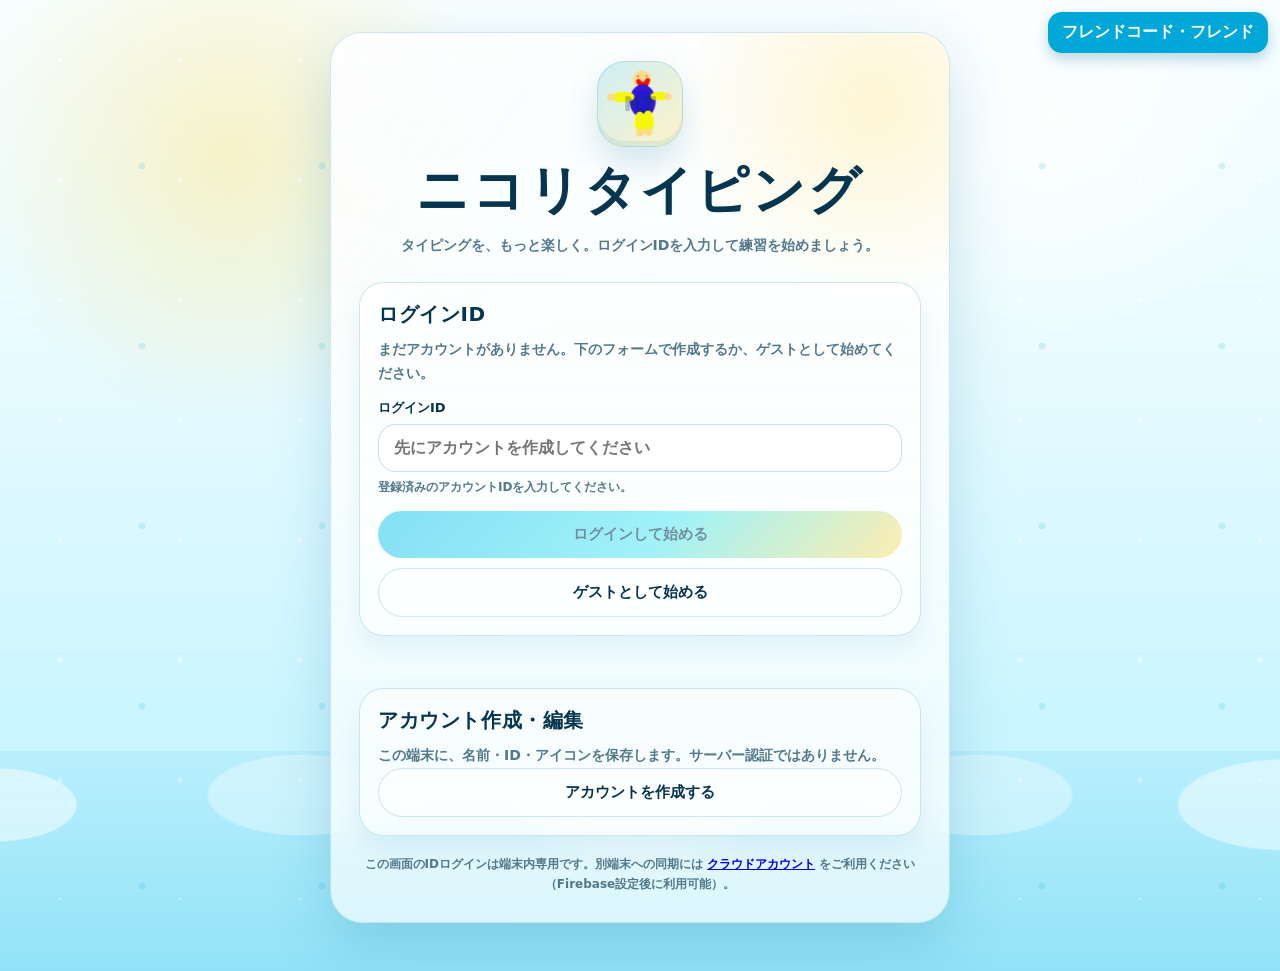
<file: login.html>
<!DOCTYPE html>
<html lang="ja">
<head>
  <meta charset="UTF-8" />
  <meta name="viewport" content="width=device-width, initial-scale=1.0" />
  <title>ログイン - ニコリタイピング</title>
  <style>
    :root {
      --bg: #e8fbff;
      --bg2: #b6f2ff;
      --blue: #00a8d8;
      --blue2: #23c7ec;
      --aqua: #58e6f2;
      --yellow: #ffe06e;
      --navy: #06354f;
      --muted: #52788a;
      --line: rgba(0, 118, 165, .18);
      --white: rgba(255,255,255,.76);
      --shadow: 0 22px 60px rgba(0, 100, 145, .18);
      --danger: #ff5d73;
      --good: #16a66f;
    }

    * {
      box-sizing: border-box;
    }

    html,
    body {
      margin: 0;
      min-height: 100%;
      font-family: "Yu Gothic", "Hiragino Kaku Gothic ProN", Meiryo, system-ui, sans-serif;
      color: var(--navy);
      background:
        radial-gradient(circle at 18% 16%, rgba(255, 224, 110, .38), transparent 20%),
        radial-gradient(circle at 82% 12%, rgba(255,255,255,.85), transparent 18%),
        linear-gradient(180deg, #f7feff 0%, var(--bg) 36%, var(--bg2) 100%);
      overflow-x: hidden;
    }

    body::before {
      content: "";
      position: fixed;
      inset: 0;
      z-index: 0;
      pointer-events: none;
      background-image:
        radial-gradient(circle, rgba(255,255,255,.95) 0 2px, transparent 2.7px),
        radial-gradient(circle, rgba(0,168,216,.24) 0 3px, transparent 3.8px);
      background-size: 120px 120px, 180px 180px;
      background-position: 0 0, 52px 76px;
      animation: bubbles 26s linear infinite;
      opacity: .58;
    }

    body::after {
      content: "";
      position: fixed;
      left: -10%;
      right: -10%;
      bottom: -96px;
      height: 245px;
      z-index: 0;
      pointer-events: none;
      opacity: .9;
      background:
        radial-gradient(130px 58px at 8% 22%, rgba(255,255,255,.54) 0 62%, transparent 64%),
        radial-gradient(150px 64px at 28% 18%, rgba(255,255,255,.38) 0 62%, transparent 64%),
        radial-gradient(160px 68px at 50% 22%, rgba(255,255,255,.48) 0 62%, transparent 64%),
        radial-gradient(150px 64px at 72% 18%, rgba(255,255,255,.38) 0 62%, transparent 64%),
        radial-gradient(170px 72px at 92% 22%, rgba(255,255,255,.50) 0 62%, transparent 64%),
        linear-gradient(180deg, rgba(0,168,216,.08), rgba(0,168,216,.24));
      animation: wave 8s ease-in-out infinite alternate;
    }

    @keyframes bubbles {
      from { transform: translateY(0); }
      to { transform: translateY(120px); }
    }

    @keyframes wave {
      from { transform: translateX(-18px) translateY(0); }
      to { transform: translateX(18px) translateY(-8px); }
    }

    .app {
      position: relative;
      z-index: 1;
      width: min(620px, calc(100% - 28px));
      min-height: 100vh;
      margin: 0 auto;
      display: grid;
      align-items: center;
      padding: 32px 0 48px;
    }

    .card {
      position: relative;
      overflow: hidden;
      padding: 28px;
      border: 1px solid var(--line);
      border-radius: 32px;
      background:
        linear-gradient(180deg, rgba(255,255,255,.88), rgba(255,255,255,.64)),
        radial-gradient(circle at 18% 0%, rgba(0,168,216,.14), transparent 34%);
      box-shadow: var(--shadow);
      backdrop-filter: blur(18px);
    }

    .card::before {
      content: "";
      position: absolute;
      inset: 0;
      pointer-events: none;
      background:
        linear-gradient(135deg, rgba(255,255,255,.45), transparent 28%),
        radial-gradient(circle at 88% 8%, rgba(255,224,110,.30), transparent 20%);
    }

    .card > * {
      position: relative;
      z-index: 1;
    }

    .title-area {
      text-align: center;
      margin-bottom: 24px;
    }

    .brand-icon {
      width: 86px;
      height: 86px;
      margin: 0 auto 14px;
      display: grid;
      place-items: center;
      border-radius: 28px;
      border: 1px solid rgba(0, 140, 190, .20);
      background:
        url("./ニコリヒト.png") center / 80% no-repeat,
        linear-gradient(135deg, rgba(0,168,216,.18), rgba(255,224,110,.38));
      box-shadow:
        inset 0 -5px 0 rgba(0,120,170,.08),
        0 16px 32px rgba(0,100,145,.16);
    }

    .brand-icon::after {
      content: "NT";
      color: rgba(6,53,79,.28);
      font-weight: 1000;
      font-size: 20px;
      letter-spacing: .06em;
    }

    h1 {
      margin: 0;
      font-size: clamp(32px, 7vw, 52px);
      letter-spacing: .06em;
      line-height: 1.15;
    }

    .lead {
      margin: 12px auto 0;
      color: var(--muted);
      font-weight: 800;
      line-height: 1.8;
    }

    h2 {
      margin: 0 0 10px;
      font-size: 20px;
      letter-spacing: .03em;
    }

    .box {
      padding: 18px;
      border-radius: 24px;
      border: 1px solid var(--line);
      background: rgba(255,255,255,.56);
      box-shadow: 0 12px 26px rgba(0, 100, 145, .08);
    }

    .box + .box,
    .box + .error,
    .error + .box,
    .status + .box {
      margin-top: 16px;
    }

    p {
      margin: 0;
      color: var(--muted);
      line-height: 1.7;
      font-size: 14px;
      font-weight: 700;
    }

    label {
      display: block;
      margin: 13px 0 7px;
      color: var(--navy);
      font-size: 13px;
      font-weight: 900;
    }

    input {
      width: 100%;
      border: 1px solid rgba(0, 118, 165, .22);
      border-radius: 18px;
      background: rgba(255,255,255,.78);
      color: var(--navy);
      padding: 14px 15px;
      font-size: 16px;
      font-weight: 800;
      outline: none;
      box-shadow: inset 0 0 0 999px transparent;
      transition: border-color .16s ease, box-shadow .16s ease, background .16s ease;
    }

    input:focus {
      border-color: rgba(0, 168, 216, .70);
      background: #fff;
      box-shadow: 0 0 0 4px rgba(0, 168, 216, .12);
    }

    .hint {
      margin-top: 6px;
      color: var(--muted);
      font-size: 12px;
      line-height: 1.6;
      font-weight: 700;
    }

    .split {
      display: grid;
      grid-template-columns: 1fr 1fr;
      gap: 10px;
    }

    .input-row {
      display: grid;
      grid-template-columns: 110px 1fr;
      gap: 12px;
      align-items: end;
    }

    .actions {
      display: grid;
      gap: 10px;
      margin-top: 14px;
    }

    button,
    .button-link {
      width: 100%;
      border: 0;
      border-radius: 999px;
      padding: 14px 18px;
      color: var(--navy);
      background: linear-gradient(135deg, var(--blue2) 0%, var(--aqua) 54%, var(--yellow) 100%);
      font-family: inherit;
      font-size: 15px;
      font-weight: 1000;
      text-align: center;
      text-decoration: none;
      cursor: pointer;
      box-shadow: 0 13px 26px rgba(0, 122, 170, .20);
      transition: transform .15s ease, filter .15s ease, box-shadow .15s ease;
    }

    button:hover,
    .button-link:hover {
      transform: translateY(-2px);
      filter: brightness(1.03);
      box-shadow: 0 18px 34px rgba(0, 122, 170, .24);
    }

    button.secondary,
    .button-link.secondary {
      background: rgba(255,255,255,.68);
      border: 1px solid rgba(0, 118, 165, .18);
      box-shadow: none;
    }

    button.danger {
      color: #fff;
      background: linear-gradient(135deg, var(--danger), #ff90a1);
      box-shadow: 0 12px 24px rgba(255, 93, 115, .18);
    }

    button:disabled {
      opacity: .55;
      cursor: not-allowed;
      transform: none;
      filter: none;
      box-shadow: none;
    }

    .quick-icons {
      display: grid;
      grid-template-columns: repeat(6, 1fr);
      gap: 8px;
      margin-top: 10px;
    }

    .quick-icons button {
      min-height: 45px;
      padding: 8px 0;
      border-radius: 16px;
      font-size: 20px;
      background: rgba(255,255,255,.65);
      box-shadow: none;
    }

    .create-form-wrap {
      display: none;
      margin-top: 14px;
    }

    .create-form-wrap.open {
      display: block;
    }

    .error {
      display: none;
      padding: 12px 14px;
      border-radius: 18px;
      color: #9f2035;
      background: rgba(255, 93, 115, .12);
      border: 1px solid rgba(255, 93, 115, .22);
      font-size: 13px;
      font-weight: 900;
      line-height: 1.7;
    }

    .error.show {
      display: block;
    }

    .status {
      min-height: 24px;
      margin-top: 12px;
      color: var(--good);
      font-size: 13px;
      font-weight: 900;
      line-height: 1.6;
    }

    .footer-note {
      margin: 18px 0 0;
      text-align: center;
      color: var(--muted);
      font-size: 12px;
      line-height: 1.7;
      font-weight: 700;
    }

    @media (max-width: 560px) {
      .app {
        width: min(100% - 18px, 620px);
        align-items: start;
        padding-top: 14px;
      }

      .card {
        padding: 18px;
        border-radius: 26px;
      }

      .input-row,
      .split {
        grid-template-columns: 1fr;
      }

      .quick-icons {
        grid-template-columns: repeat(3, 1fr);
      }
    }
  </style>
</head>
<body>
  <a href="./friends.html" style="position:fixed;right:12px;top:12px;z-index:1000;padding:10px 14px;background:#00a8d8;color:#fff;border-radius:14px;text-decoration:none;box-shadow:0 6px 14px #00649144;font-weight:bold">フレンドコード・フレンド</a>
  <main class="app">
    <section class="card" aria-label="ログイン">
      <div class="title-area">
        <div class="brand-icon" aria-hidden="true"></div>
        <h1>ニコリタイピング</h1>
        <p class="lead">タイピングを、もっと楽しく。ログインIDを入力して練習を始めましょう。</p>
      </div>

      <div class="box">
        <h2>ログインID</h2>
        <p id="existingAccountText">アカウント情報を確認しています。</p>

        <label for="loginIdInput">ログインID</label>
        <input id="loginIdInput" maxlength="24" autocomplete="username" placeholder="アカウントIDを入力" />
        <div class="hint">登録済みのアカウントIDを入力してください。</div>

        <div class="actions">
          <button type="button" id="loginBtn">ログインして始める</button>
          <button type="button" class="secondary" id="guestLoginBtn">ゲストとして始める</button>
        </div>
      </div>

      <div class="error" id="errorBox"></div>
      <div class="status" id="statusText"></div>

      <div class="box">
        <h2>アカウント作成・編集</h2>
        <p>この端末に、名前・ID・アイコンを保存します。サーバー認証ではありません。</p>

        <button type="button" class="secondary" id="openCreateFormBtn">アカウントを作成する</button>

        <div class="create-form-wrap" id="createFormWrap">
          <form id="accountForm">
            <div class="input-row">
              <div>
                <label for="emojiInput">アイコン</label>
                <input id="emojiInput" maxlength="4" autocomplete="off" placeholder="例：⌨️" />
              </div>
              <div>
                <label for="nameInput">名前</label>
                <input id="nameInput" maxlength="20" autocomplete="nickname" placeholder="例：こっぴー" />
              </div>
            </div>

            <div class="quick-icons" aria-label="アイコン候補">
              <button type="button" data-emoji="⌨️">⌨️</button>
              <button type="button" data-emoji="🌊">🌊</button>
              <button type="button" data-emoji="💻">💻</button>
              <button type="button" data-emoji="⭐">⭐</button>
              <button type="button" data-emoji="🚀">🚀</button>
              <button type="button" data-emoji="🐬">🐬</button>
            </div>

            <label for="idInput">アカウントID</label>
            <input id="idInput" maxlength="24" autocomplete="username" placeholder="例：koppy001" />
            <div class="hint">使える文字：英小文字・数字・ハイフン・アンダーバー。大文字や記号は自動整形します。</div>

            <div class="actions">
              <button type="submit">保存してタイピングへ</button>
              <div class="split">
                <button type="button" class="secondary" id="saveOnlyBtn">保存だけする</button>
                <button type="button" class="secondary" id="generateIdBtn">ID自動生成</button>
              </div>
              <div class="split">
                <a class="button-link secondary" href="./index.html">タイピングへ戻る</a>
                <button type="button" class="danger" id="resetAccountBtn">アカウントをリセット</button>
              </div>
            </div>
          </form>
        </div>
      </div>

      <p class="footer-note">この画面のIDログインは端末内専用です。別端末への同期には <a href="./firebase-account.html">クラウドアカウント</a> をご利用ください（Firebase設定後に利用可能）。</p>
    </section>
  </main>

  <script>
    "use strict";

    const ACCOUNT_KEY = "typingAcademiaAccount";
    const SESSION_KEY = "typingAcademiaLoggedIn";

    const el = {
      form: document.getElementById("accountForm"),
      emojiInput: document.getElementById("emojiInput"),
      nameInput: document.getElementById("nameInput"),
      idInput: document.getElementById("idInput"),
      loginIdInput: document.getElementById("loginIdInput"),
      loginBtn: document.getElementById("loginBtn"),
      guestLoginBtn: document.getElementById("guestLoginBtn"),
      errorBox: document.getElementById("errorBox"),
      statusText: document.getElementById("statusText"),
      saveOnlyBtn: document.getElementById("saveOnlyBtn"),
      generateIdBtn: document.getElementById("generateIdBtn"),
      resetAccountBtn: document.getElementById("resetAccountBtn"),
      openCreateFormBtn: document.getElementById("openCreateFormBtn"),
      createFormWrap: document.getElementById("createFormWrap"),
      existingAccountText: document.getElementById("existingAccountText")
    };

    let account = loadAccount();

    function createDefaultAccount() {
      return { id: "", name: "ゲスト", emoji: "⌨️" };
    }

    function loadAccount() {
      try {
        const raw = localStorage.getItem(ACCOUNT_KEY);
        if (!raw) return createDefaultAccount();
        const saved = JSON.parse(raw);
        return {
          id: sanitizeAccountId(saved.id || ""),
          name: sanitizeName(saved.name || "ゲスト"),
          emoji: normalizeEmoji(saved.emoji || "⌨️")
        };
      } catch {
        return createDefaultAccount();
      }
    }

    function saveAccount(nextAccount) {
      localStorage.setItem(ACCOUNT_KEY, JSON.stringify(nextAccount));
      account = nextAccount;
      renderAccount();
    }

    function loginWithAccount(nextAccount) {
      saveAccount(nextAccount);
      localStorage.setItem(SESSION_KEY, "1");
      window.location.href = "./index.html";
    }

    function sanitizeAccountId(value) {
      return String(value || "")
        .toLowerCase()
        .replace(/[^a-z0-9_-]/g, "")
        .slice(0, 24);
    }

    function sanitizeName(value) {
      return String(value || "ゲスト").trim().slice(0, 20) || "ゲスト";
    }

    function normalizeEmoji(value) {
      const text = String(value || "").trim();
      return [...text][0] || "⌨️";
    }

    function buildAccountFromForm() {
      return {
        id: sanitizeAccountId(el.idInput.value),
        name: sanitizeName(el.nameInput.value),
        emoji: normalizeEmoji(el.emojiInput.value)
      };
    }

    function validateAccount(nextAccount) {
      if (!nextAccount.name) return "名前を入力してください。";
      if (!nextAccount.id) return "アカウントIDを入力してください。";
      if (nextAccount.id.length < 3) return "アカウントIDは3文字以上にしてください。";
      if (!/^[a-z0-9_-]+$/.test(nextAccount.id)) return "アカウントIDに使えない文字があります。";
      return "";
    }

    function setError(message) {
      el.errorBox.textContent = message;
      el.errorBox.classList.toggle("show", !!message);
    }

    function setStatus(message) {
      el.statusText.textContent = message;
      if (!message) return;
      window.setTimeout(() => {
        if (el.statusText.textContent === message) el.statusText.textContent = "";
      }, 2200);
    }

    function renderAccount() {
      el.emojiInput.value = account.emoji || "⌨️";
      el.nameInput.value = account.name || "ゲスト";
      el.idInput.value = account.id || "";
      renderExistingAccount();
    }

    function renderExistingAccount() {
      const saved = localStorage.getItem(ACCOUNT_KEY);
      if (!saved || !account.id) {
        el.existingAccountText.textContent = "まだアカウントがありません。下のフォームで作成するか、ゲストとして始めてください。";
        el.loginBtn.disabled = true;
        el.loginIdInput.value = "";
        el.loginIdInput.placeholder = "先にアカウントを作成してください";
        return;
      }

      el.loginBtn.disabled = false;
      el.loginIdInput.placeholder = "アカウントIDを入力";
      el.existingAccountText.textContent = `保存済みアカウント：${account.emoji || "⌨️"} ${account.name} / ID: ${account.id}`;
    }

    function handleLogin() {
      if (!localStorage.getItem(ACCOUNT_KEY) || !account.id) {
        setError("アカウントがありません。先にアカウントを作成するか、ゲストとして始めてください。");
        return;
      }

      const inputId = sanitizeAccountId(el.loginIdInput.value.trim());
      if (!inputId) {
        setError("ログインIDを入力してください。");
        return;
      }

      if (inputId !== account.id) {
        setError("ログインIDが一致しません。登録したアカウントIDを入力してください。");
        return;
      }

      setError("");
      localStorage.setItem(SESSION_KEY, "1");
      window.location.href = "./index.html";
    }

    function handleGuestLogin() {
      loginWithAccount({ id: "guest", name: "ゲスト", emoji: "⌨️" });
    }

    function handleSave({ redirect = false } = {}) {
      const nextAccount = buildAccountFromForm();
      const error = validateAccount(nextAccount);
      if (error) {
        setError(error);
        return false;
      }

      setError("");
      if (redirect) {
        loginWithAccount(nextAccount);
        return true;
      }

      saveAccount(nextAccount);
      el.createFormWrap.classList.remove("open");
      el.openCreateFormBtn.textContent = "アカウントを編集する";
      setStatus("保存しました。");
      return true;
    }

    function resetAccount() {
      if (!confirm("アカウント情報とログイン状態をリセットします。よろしいですか？")) return;
      localStorage.removeItem(ACCOUNT_KEY);
      localStorage.removeItem(SESSION_KEY);
      account = createDefaultAccount();
      setError("");
      renderAccount();
      el.createFormWrap.classList.remove("open");
      el.openCreateFormBtn.textContent = "アカウントを作成する";
      setStatus("アカウントをリセットしました。");
    }

    el.loginBtn.addEventListener("click", handleLogin);
    el.guestLoginBtn.addEventListener("click", handleGuestLogin);
    el.loginIdInput.addEventListener("keydown", event => {
      if (event.key === "Enter") handleLogin();
    });

    el.openCreateFormBtn.addEventListener("click", () => {
      el.createFormWrap.classList.toggle("open");
      el.openCreateFormBtn.textContent = el.createFormWrap.classList.contains("open")
        ? "作成フォームを閉じる"
        : (localStorage.getItem(ACCOUNT_KEY) ? "アカウントを編集する" : "アカウントを作成する");
    });

    el.form.addEventListener("submit", event => {
      event.preventDefault();
      handleSave({ redirect: true });
    });

    el.saveOnlyBtn.addEventListener("click", () => handleSave({ redirect: false }));

    el.generateIdBtn.addEventListener("click", () => {
      el.idInput.value = "user-" + Math.random().toString(36).slice(2, 8);
      setStatus("新しいIDを生成しました。保存すると反映されます。");
    });

    el.resetAccountBtn.addEventListener("click", resetAccount);

    document.querySelectorAll("[data-emoji]").forEach(button => {
      button.addEventListener("click", () => {
        el.emojiInput.value = button.dataset.emoji;
      });
    });

    el.idInput.addEventListener("input", () => {
      const pos = el.idInput.selectionStart;
      el.idInput.value = sanitizeAccountId(el.idInput.value);
      try { el.idInput.setSelectionRange(pos, pos); } catch {}
    });

    if (localStorage.getItem(ACCOUNT_KEY)) {
      el.openCreateFormBtn.textContent = "アカウントを編集する";
    }

    renderAccount();
  </script>
</body>
</html>
</file>
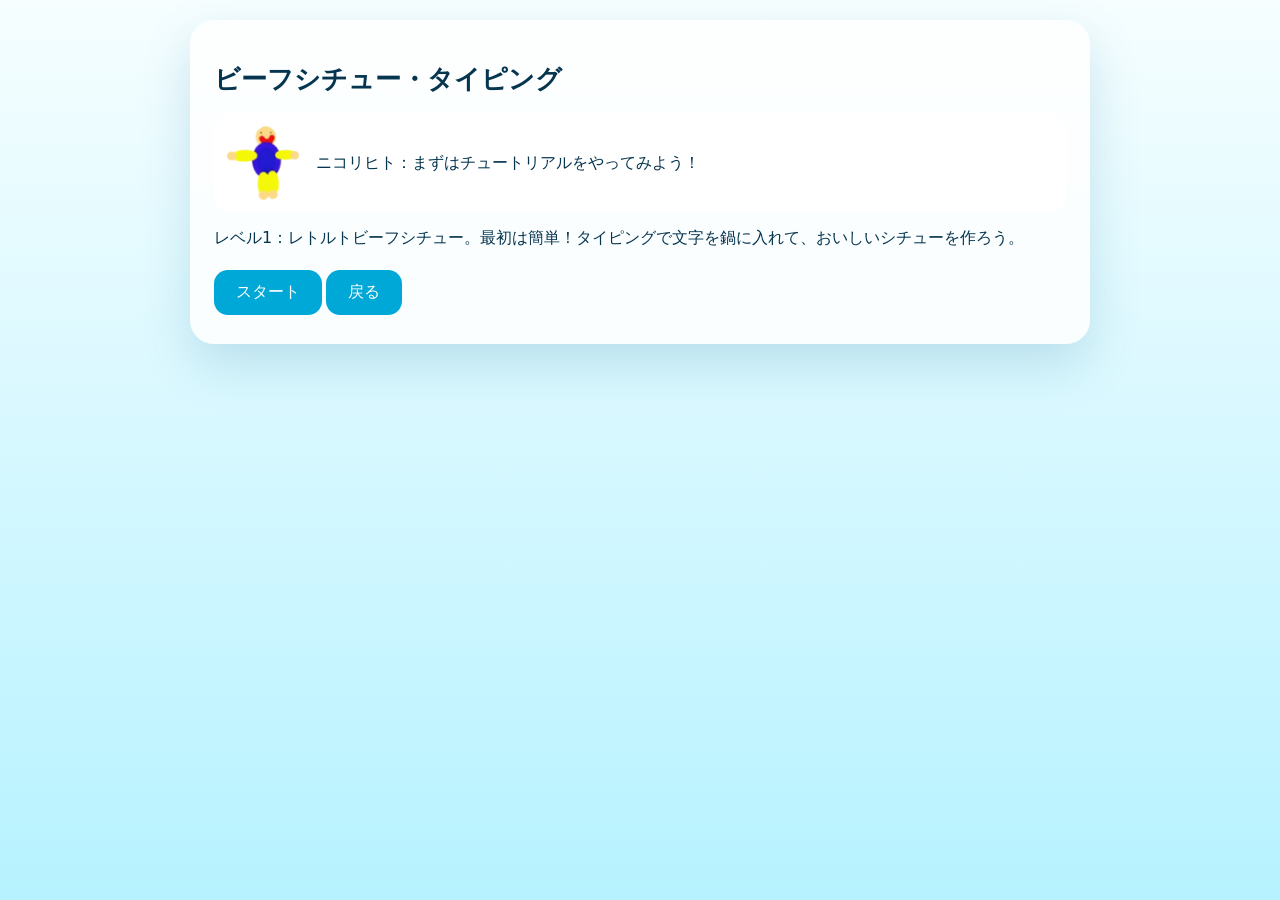
<file: stew.html>
<!doctype html><html lang="ja"><head><meta charset="utf-8"><meta name="viewport" content="width=device-width,initial-scale=1"><title>ビーフシチュー・タイピング | ニコリタイピング</title>
<style>
:root{font-family:"Yu Gothic",Meiryo,system-ui,sans-serif;color:#06354f}*{box-sizing:border-box}body{margin:0;min-height:100vh;background:linear-gradient(#f6feff,#b6f2ff);padding:20px}main{max-width:900px;margin:auto;background:#ffffffd9;border-radius:24px;padding:24px;box-shadow:0 20px 50px #0064912b}h1{font-size:1.65rem}#speech{display:flex;gap:16px;align-items:center;min-height:82px;background:white;padding:12px;border-radius:16px}#speaker{width:74px;height:74px;object-fit:contain}button,a.button{font:inherit;background:#00a8d8;color:white;border:0;border-radius:14px;padding:12px 22px;cursor:pointer;display:inline-block;text-decoration:none;margin:5px 4px 5px 0}button:disabled{opacity:.45;cursor:not-allowed}.stew{min-height:260px;position:relative;display:flex;align-items:center;justify-content:center;overflow:hidden}.pot{font-size:145px;line-height:1;filter:drop-shadow(0 12px 7px #1233)}#steam{position:absolute;top:5px;font-size:35px;animation:bob 2s infinite alternate}@keyframes bob{to{transform:translateY(-14px);opacity:.3}}#falling{position:absolute;inset:0;pointer-events:none}.fall{position:absolute;font-size:28px;font-weight:900;top:10%;left:50%;animation:drop .65s ease-in forwards}@keyframes drop{to{top:71%;transform:translate(-20px,30px) scale(.5);opacity:0}}#letters{font:700 clamp(25px,5vw,45px)/1.7 monospace;min-height:85px;overflow-wrap:anywhere;background:white;border:2px solid #9ed6e7;border-radius:15px;text-align:center;padding:8px;letter-spacing:3px}.fresh{color:#008b6d}.stale{color:#ce3044}.pending{color:#44697c}#entry{font:inherit;padding:12px;border:2px solid #00a8d8;width:100%;border-radius:12px;max-width:500px}#entry:disabled{background:#eee}#quality{font-weight:bold}#result[hidden],#game[hidden],#intro[hidden]{display:none}#result{background:#fff;border-radius:15px;padding:18px;margin-top:15px}#achievement{font-weight:bold;color:#a76300}.bar{height:12px;border-radius:20px;background:#d7e5eb;overflow:hidden}.fill{height:100%;background:#25bd8d;width:100%;transition:width .25s}#hint{font-size:.9rem;color:#567} 
</style></head><body><main><h1>ビーフシチュー・タイピング</h1>
<section id="speech"><img id="speaker" src="./ニコリヒト.png" alt="ニコリヒト"><p id="dialogue">まずはチュートリアルをやってみよう！</p></section>
<section id="intro"><p id="description"></p><button id="start">スタート</button><a class="button" href="./index.html">戻る</a></section>
<section id="game" hidden><p id="quality">鮮度 100%</p><div class="bar"><div id="freshBar" class="fill"></div></div><div class="stew"><div id="steam">♨</div><div class="pot" aria-label="煮込み鍋">🍲</div><div id="falling"></div></div>
<p id="hint">表示されたアルファベットを正しく入力してください。間違えた文字や時間が経った文字は赤くなります。</p><div id="letters" aria-live="off"></div><label for="entry">タイピング入力</label><input id="entry" autocomplete="off" autocapitalize="off" spellcheck="false" aria-describedby="hint">
<p id="progress"></p></section>
<section id="result" hidden><h2 id="resultTitle"></h2><p id="resultText"></p><p id="achievement"></p><button id="again">もう一度</button><a class="button" href="./index.html">マップに戻る</a><a class="button" id="plusLink" href="./stew.html?mode=plus" hidden>＋モードに挑戦</a></section></main><script src="./titles.js" defer></script><script src="./stew.js" defer></script></body></html>
</file>
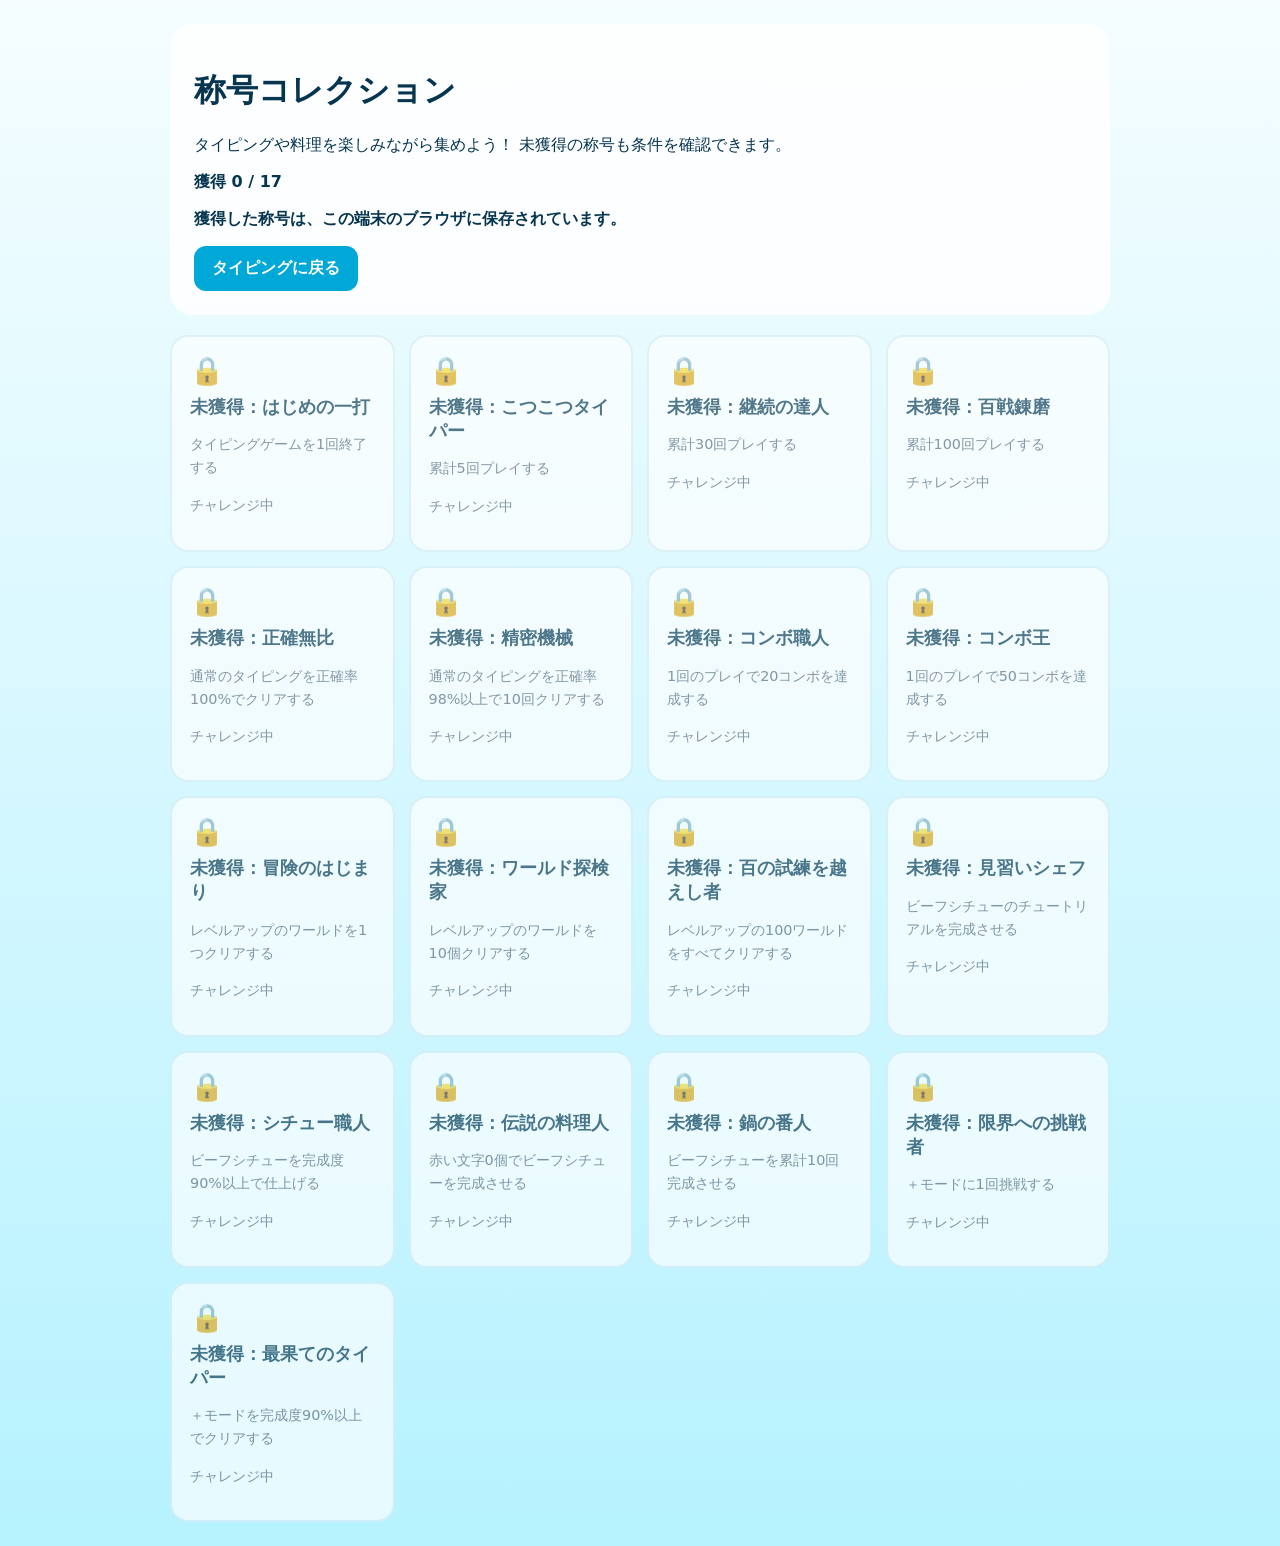
<file: titles.html>
<!doctype html><html lang="ja"><head><meta charset="utf-8"><meta name="viewport" content="width=device-width,initial-scale=1">
<title>称号コレクション | ニコリタイピング</title><style>
*{box-sizing:border-box}body{margin:0;padding:24px;font-family:"Yu Gothic",Meiryo,system-ui,sans-serif;color:#06354f;background:linear-gradient(#f5fdff,#b6f2ff);min-height:100vh}main{max-width:940px;margin:auto}header{background:#ffffffd9;padding:24px;border-radius:22px;margin-bottom:20px}a{display:inline-block;text-decoration:none;background:#00a8d8;color:white;border-radius:12px;padding:12px 18px;font-weight:bold}#grid{display:grid;grid-template-columns:repeat(auto-fit,minmax(215px,1fr));gap:14px}article{background:white;border-radius:18px;padding:18px;border:2px solid #d9edf5;min-height:160px}article.locked{opacity:.66}article.gold{border-color:#eab94d}article.legend{border-color:#a989db;background:linear-gradient(135deg,#fff,#f6efff)}h2{font-size:1.12rem;margin:8px 0}.mark{font-size:1.7rem}.small{color:#567;font-size:.9rem;line-height:1.6}#count{font-weight:bold}button{background:#f0f7ff;border:1px solid #7db2d0;border-radius:10px;padding:9px 13px;cursor:pointer;font:inherit}#current{font-weight:bold}
</style></head><body><main><header><h1>称号コレクション</h1><p>タイピングや料理を楽しみながら集めよう！ 未獲得の称号も条件を確認できます。</p><p id="count"></p><p id="current"></p><a href="./index.html">タイピングに戻る</a></header><div id="grid"></div></main>
<script src="./titles.js"></script><script>
const api=window.NikoriTitles;const data=api.syncLegacy();
document.getElementById("count").textContent="獲得 "+Object.keys(data.unlocked).length+" / "+api.definitions.length;
document.getElementById("current").textContent="獲得した称号は、この端末のブラウザに保存されています。";
const grid=document.getElementById("grid");
for(const [id,name,description,rank] of api.definitions){
 const earned=Boolean(data.unlocked[id]);const card=document.createElement("article");
 card.className=earned?rank:"locked";
 const mark=document.createElement("div");mark.className="mark";mark.textContent=earned?(rank==="legend"?"🏆":rank==="gold"?"🥇":rank==="silver"?"🥈":"🥉"):"🔒";
 const title=document.createElement("h2");title.textContent=earned?name:"未獲得："+name;
 const desc=document.createElement("p");desc.className="small";desc.textContent=description;
 const label=document.createElement("p");label.className="small";label.textContent=earned?"獲得済み":"チャレンジ中";
 card.append(mark,title,desc,label);grid.appendChild(card);
}
</script></body></html>
</file>
